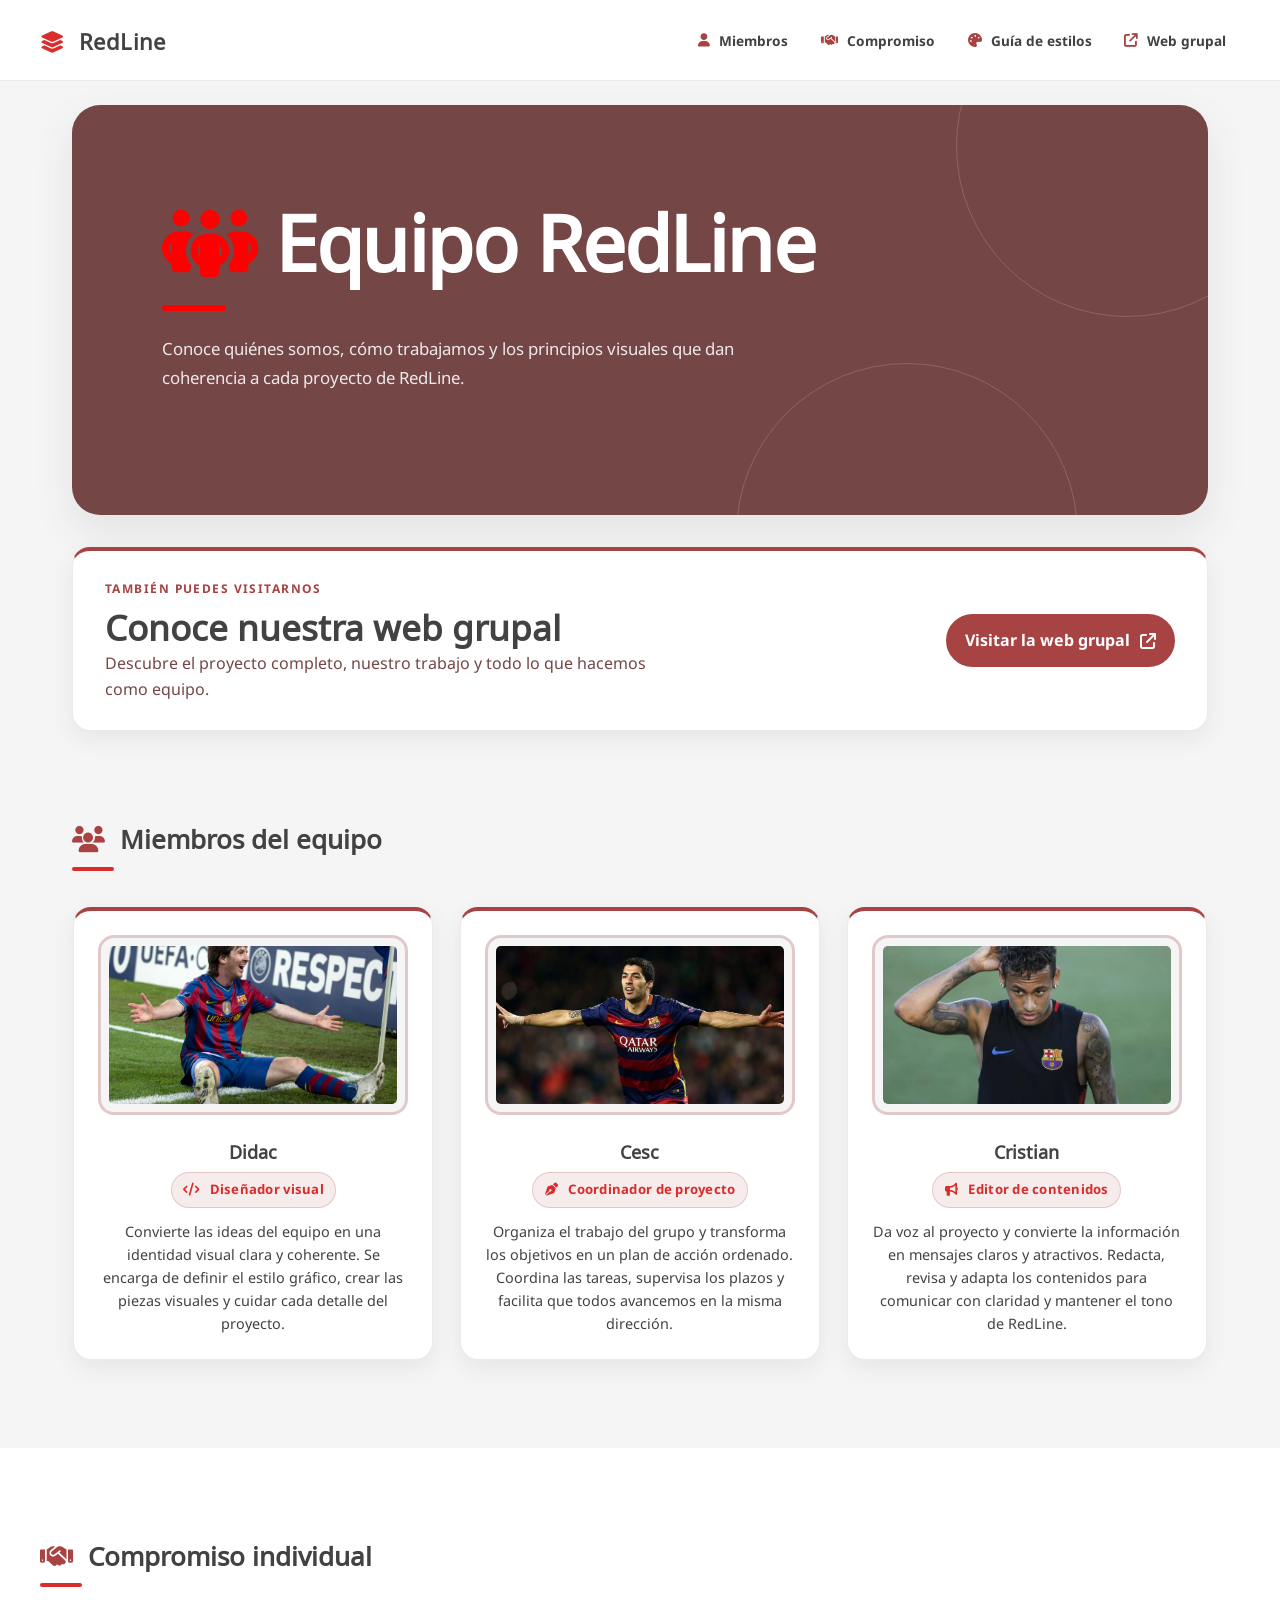
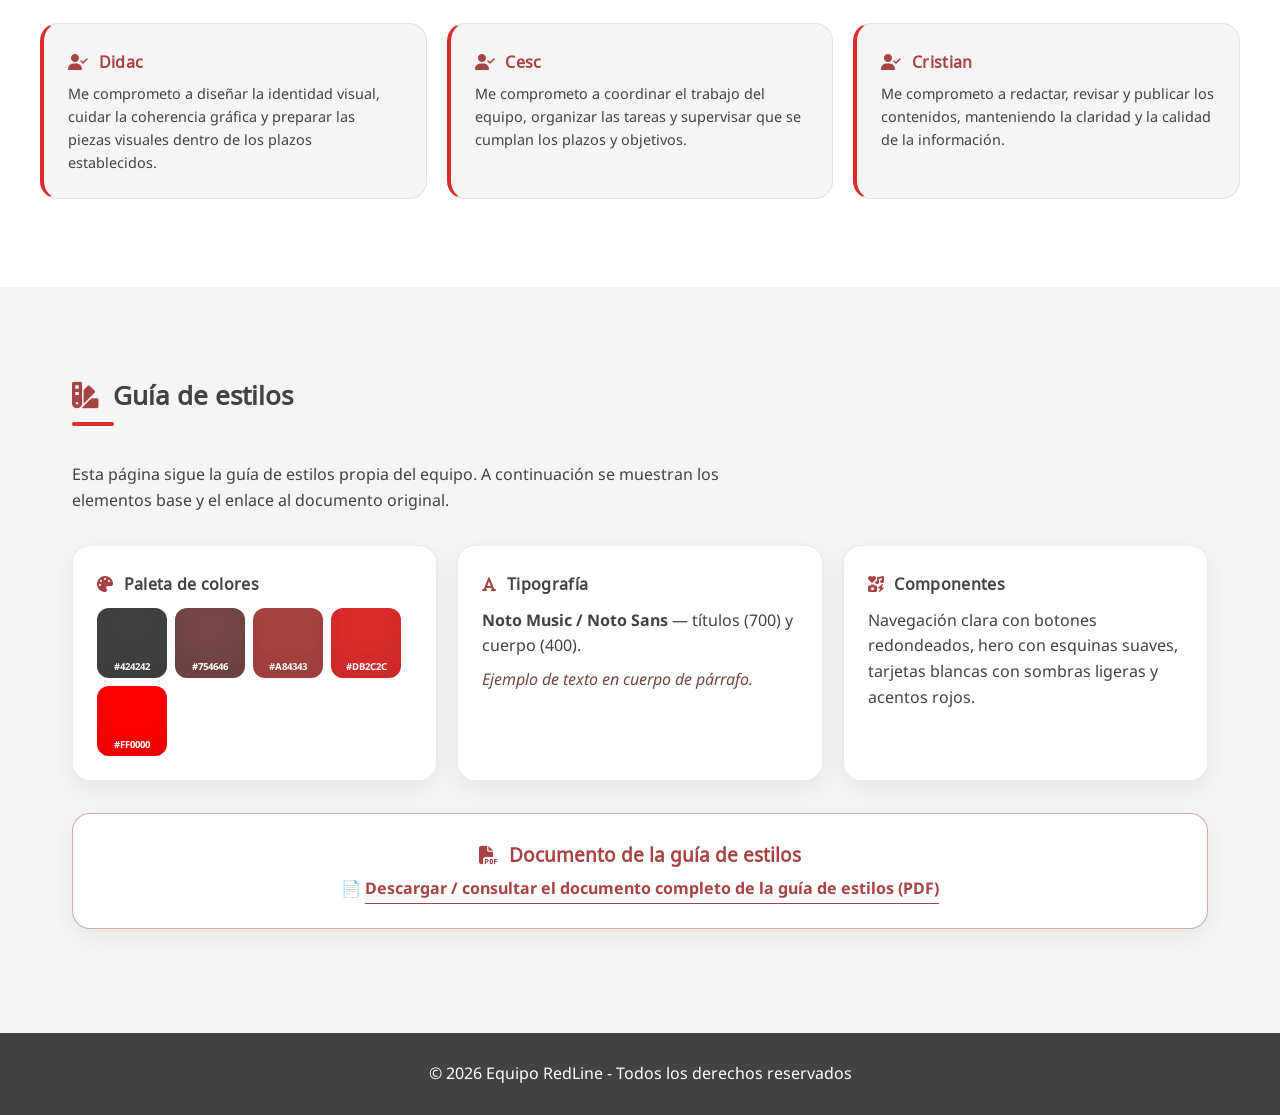
<file: index.html>
<!DOCTYPE html>
<html lang="es">

<head>
    <meta charset="UTF-8">
    <meta name="viewport" content="width=device-width, initial-scale=1.0">
    <title>Equipo RedLine - Página Individual</title>
    <link rel="stylesheet" href="https://cdnjs.cloudflare.com/ajax/libs/font-awesome/6.4.0/css/all.min.css">
    <link rel="stylesheet" href="styles.css">
</head>

<body id="top">

    <!-- Menú de navegación -->
    <header>
        <nav class="navbar">
            <a class="logo" href="#top" aria-label="Volver al inicio">
                <i class="fa-solid fa-layer-group"></i> RedLine
            </a>
            <ul class="nav-links">
                <li><a href="#miembros"><i class="fa-solid fa-user"></i> Miembros</a></li>
                <li><a href="#compromiso"><i class="fa-solid fa-handshake"></i> Compromiso</a></li>
                <li><a href="#guia"><i class="fa-solid fa-palette"></i> Guía de estilos</a></li>
                <li><a href="#web-grupal"><i class="fa-solid fa-arrow-up-right-from-square"></i> Web grupal</a></li>
            </ul>
        </nav>
    </header>

    <main>

        <!-- HERO: NOMBRE DEL GRUPO -->
        <section class="hero">
            <div class="hero-content">
                <h1><i class="fa-solid fa-people-group"></i> Equipo RedLine</h1>
                <p>Conoce quiénes somos, cómo trabajamos y los principios visuales que dan coherencia a cada proyecto de RedLine.</p>
            </div>
        </section>

        <!-- ACCESO A LA WEB GRUPAL: sustituir la URL del enlace -->
        <section id="web-grupal" class="section group-link-section">
            <div class="group-link-content">
                <div>
                    <p class="eyebrow">También puedes visitarnos</p>
                    <h2>Conoce nuestra web grupal</h2>
                    <p>Descubre el proyecto completo, nuestro trabajo y todo lo que hacemos como equipo.</p>
                </div>
                <a class="group-link-button" href="https://group-page-nine.vercel.app" target="_blank" rel="noopener">
                    Visitar la web grupal <i class="fa-solid fa-arrow-up-right-from-square"></i>
                </a>
            </div>
        </section>

        <!-- SECCIÓN MIEMBROS -->
        <section id="miembros" class="section">
            <h2 class="section-title">
                <i class="fa-solid fa-users"></i> Miembros del equipo
            </h2>

            <div class="grid-cards">

                <article class="card member-card">
                    <img class="member-img" src="img/messi.jpg" alt="Foto de Didac">
                    <h3>Didac</h3>
                    <p class="member-role"><i class="fa-solid fa-code"></i> Diseñador visual</p>
                    <p class="member-bio">
                        Convierte las ideas del equipo en una identidad visual clara y coherente.
                        Se encarga de definir el estilo gráfico, crear las piezas visuales y cuidar cada detalle del proyecto.
                    </p>
                </article>

                <article class="card member-card">
                    <img class="member-img" src="img/suarez.jpg" alt="Foto de Cesc">
                    <h3>Cesc</h3>
                    <p class="member-role"><i class="fa-solid fa-pen-nib"></i> Coordinador de proyecto</p>
                    <p class="member-bio">
                        Organiza el trabajo del grupo y transforma los objetivos en un plan de acción ordenado.
                        Coordina las tareas, supervisa los plazos y facilita que todos avancemos en la misma dirección.
                    </p>
                </article>

                <article class="card member-card">
                    <img class="member-img" src="img/neymar.jpg" alt="Foto de Cristian">
                    <h3>Cristian</h3>
                    <p class="member-role"><i class="fa-solid fa-bullhorn"></i> Editor de contenidos</p>
                    <p class="member-bio">
                        Da voz al proyecto y convierte la información en mensajes claros y atractivos.
                        Redacta, revisa y adapta los contenidos para comunicar con claridad y mantener el tono de RedLine.
                    </p>
                </article>

            </div>
        </section>

        <!-- SECCIÓN COMPROMISO -->
        <section id="compromiso" class="section section-alt">
            <h2 class="section-title">
                <i class="fa-solid fa-handshake"></i> Compromiso individual
            </h2>

            <ul class="commitments">

                <li class="commitment-item">
                    <h3><i class="fa-solid fa-user-check"></i> Didac</h3>
                    <p>Me comprometo a diseñar la identidad visual, cuidar la coherencia gráfica y preparar las piezas visuales dentro de los plazos establecidos.</p>
                </li>

                <li class="commitment-item">
                    <h3><i class="fa-solid fa-user-check"></i> Cesc</h3>
                    <p>Me comprometo a coordinar el trabajo del equipo, organizar las tareas y supervisar que se cumplan los plazos y objetivos.</p>
                </li>

                <li class="commitment-item">
                    <h3><i class="fa-solid fa-user-check"></i> Cristian</h3>
                    <p>Me comprometo a redactar, revisar y publicar los contenidos, manteniendo la claridad y la calidad de la información.</p>
                </li>

            </ul>
        </section>

        <!-- SECCIÓN GUÍA DE ESTILOS -->
        <section id="guia" class="section">
            <h2 class="section-title">
                <i class="fa-solid fa-swatchbook"></i> Guía de estilos
            </h2>

            <p class="guia-intro">
                Esta página sigue la guía de estilos propia del equipo. A continuación
                se muestran los elementos base y el enlace al documento original.
            </p>

            <div class="guia-grid">

                <div class="guia-block">
                    <h3><i class="fa-solid fa-palette"></i> Paleta de colores</h3>
                    <div class="swatches">
                        <div class="swatch" style="background:#424242;"><span>#424242</span></div>
                        <div class="swatch" style="background:#754646;"><span>#754646</span></div>
                        <div class="swatch" style="background:#A84343;"><span>#A84343</span></div>
                        <div class="swatch" style="background:#DB2C2C;"><span>#DB2C2C</span></div>
                        <div class="swatch" style="background:#FF0000;"><span>#FF0000</span></div>
                    </div>
                </div>

                <div class="guia-block">
                    <h3><i class="fa-solid fa-font"></i> Tipografía</h3>
                    <p><strong>Noto Music / Noto Sans</strong> — títulos (700) y cuerpo (400).</p>
                    <p class="guia-sample">Ejemplo de texto en cuerpo de párrafo.</p>
                </div>

                <div class="guia-block">
                    <h3><i class="fa-solid fa-icons"></i> Componentes</h3>
                    <p>Navegación clara con botones redondeados, hero con esquinas suaves, tarjetas blancas con sombras ligeras y acentos rojos.</p>
                </div>

            </div>

            <div class="guia-doc">
                <h3><i class="fa-solid fa-file-pdf"></i> Documento de la guía de estilos</h3>
                <p>
                    📄 <a href="guia-estilos.pdf" target="_blank" rel="noopener">
                        Descargar / consultar el documento completo de la guía de estilos (PDF)
                    </a>
                </p>
            </div>
        </section>

    </main>

    <!-- Pie de página -->
    <footer>
        <p>&copy; 2026 Equipo RedLine - Todos los derechos reservados</p>
    </footer>

</body>

</html>
</file>
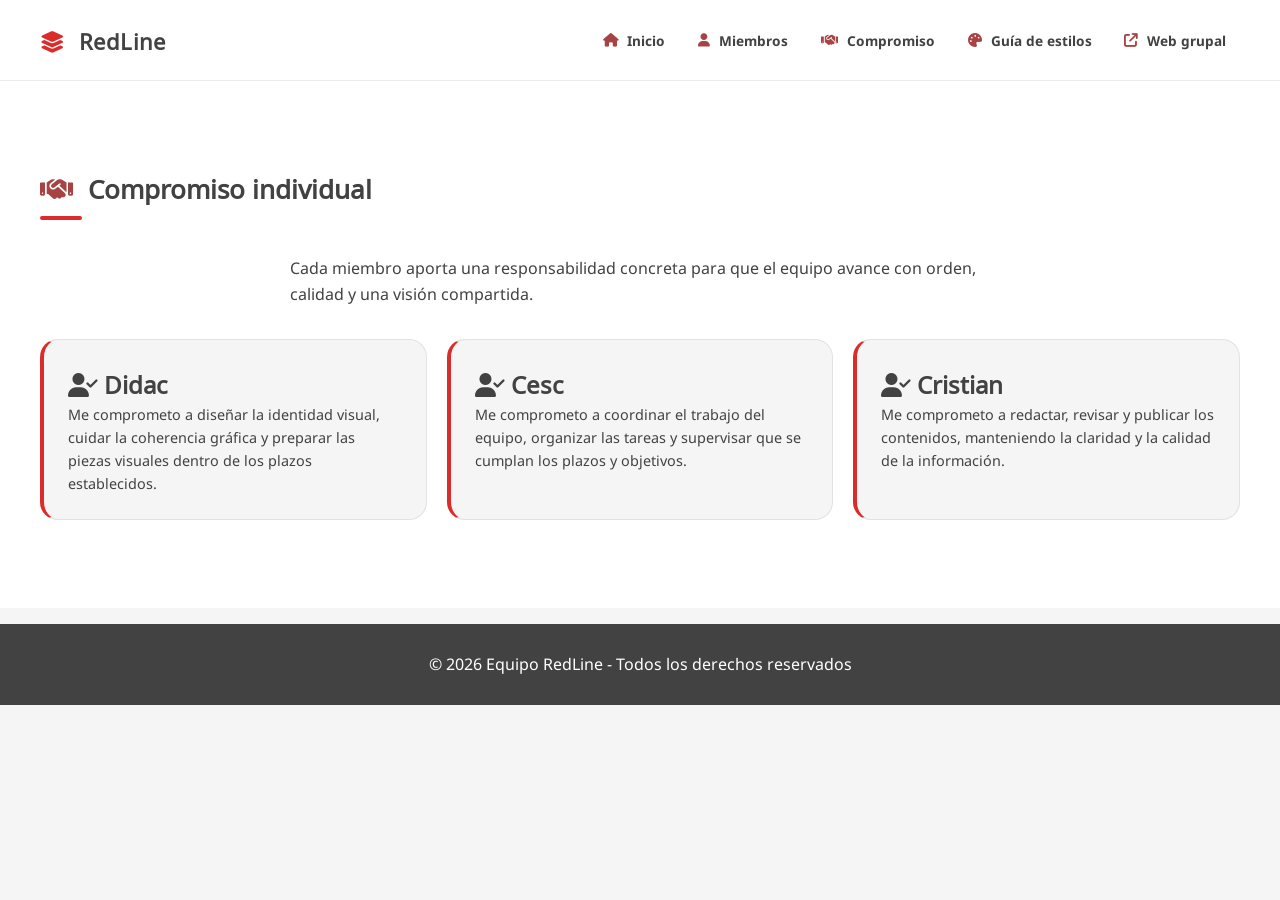
<file: compromiso.html>
<!DOCTYPE html>
<html lang="es">

<head>
    <meta charset="UTF-8">
    <meta name="viewport" content="width=device-width, initial-scale=1.0">
    <title>Compromiso - Equipo RedLine</title>
    <link rel="stylesheet" href="https://cdnjs.cloudflare.com/ajax/libs/font-awesome/6.4.0/css/all.min.css">
    <link rel="stylesheet" href="styles.css">
</head>

<body id="top">
    <header>
        <nav class="navbar">
            <a class="logo" href="index.html" aria-label="Volver al inicio">
                <i class="fa-solid fa-layer-group"></i> RedLine
            </a>
            <ul class="nav-links">
                <li><a href="index.html"><i class="fa-solid fa-house"></i> Inicio</a></li>
                <li><a href="miembros.html"><i class="fa-solid fa-user"></i> Miembros</a></li>
                <li><a href="compromiso.html"><i class="fa-solid fa-handshake"></i> Compromiso</a></li>
                <li><a href="guia.html"><i class="fa-solid fa-palette"></i> Guía de estilos</a></li>
                <li><a href="https://group-page-nine.vercel.app" target="_blank" rel="noopener"><i class="fa-solid fa-arrow-up-right-from-square"></i> Web grupal</a></li>
            </ul>
        </nav>
    </header>

    <main>
        <section class="section section-alt">
            <h1 class="section-title"><i class="fa-solid fa-handshake"></i> Compromiso individual</h1>
            <p class="guia-intro">Cada miembro aporta una responsabilidad concreta para que el equipo avance con orden, calidad y una visión compartida.</p>

            <ul class="commitments">
                <li class="commitment-item">
                    <h2><i class="fa-solid fa-user-check"></i> Didac</h2>
                    <p>Me comprometo a diseñar la identidad visual, cuidar la coherencia gráfica y preparar las piezas visuales dentro de los plazos establecidos.</p>
                </li>
                <li class="commitment-item">
                    <h2><i class="fa-solid fa-user-check"></i> Cesc</h2>
                    <p>Me comprometo a coordinar el trabajo del equipo, organizar las tareas y supervisar que se cumplan los plazos y objetivos.</p>
                </li>
                <li class="commitment-item">
                    <h2><i class="fa-solid fa-user-check"></i> Cristian</h2>
                    <p>Me comprometo a redactar, revisar y publicar los contenidos, manteniendo la claridad y la calidad de la información.</p>
                </li>
            </ul>
        </section>
    </main>

    <footer>
        <p>&copy; 2026 Equipo RedLine - Todos los derechos reservados</p>
    </footer>
</body>

</html>
</file>
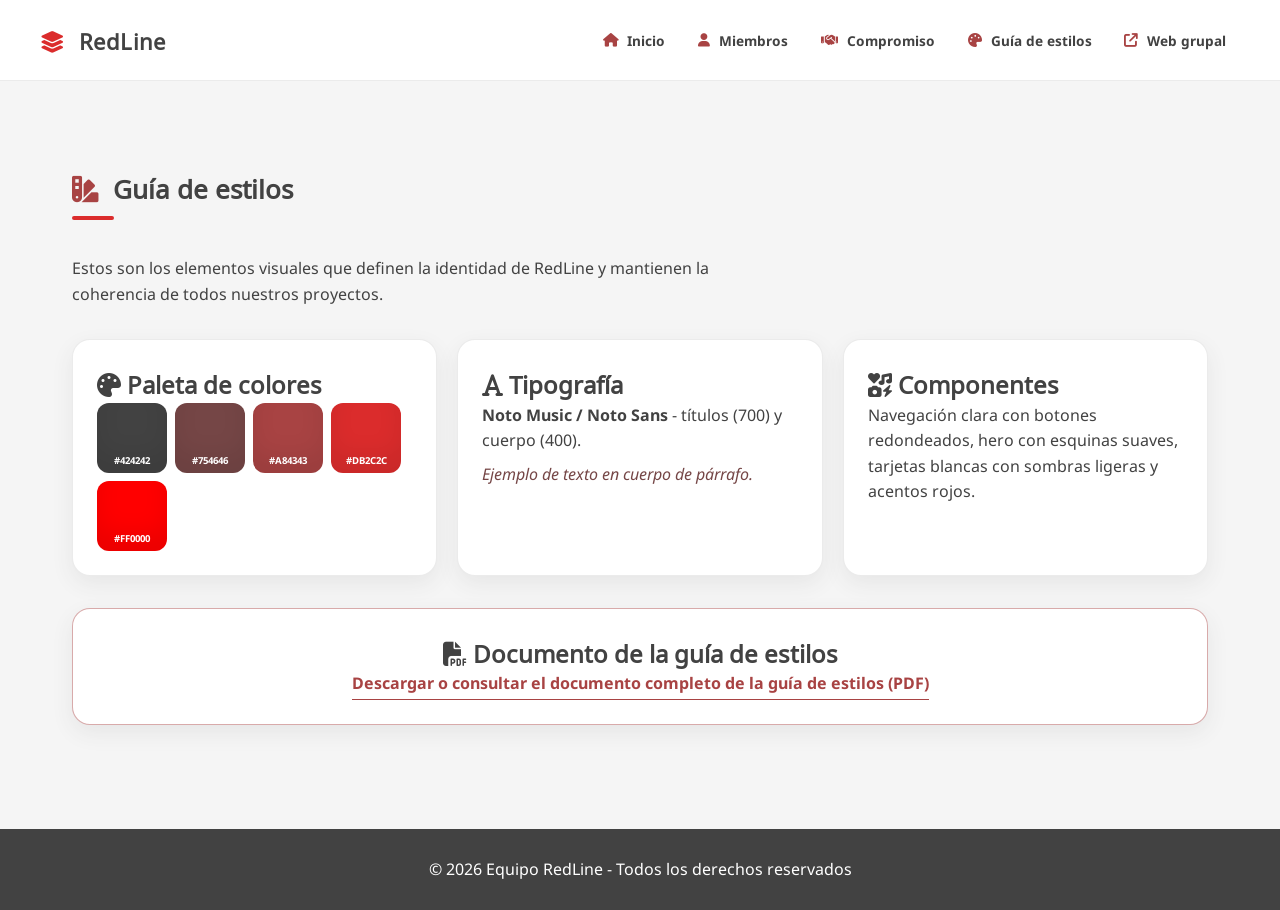
<file: guia.html>
<!DOCTYPE html>
<html lang="es">

<head>
    <meta charset="UTF-8">
    <meta name="viewport" content="width=device-width, initial-scale=1.0">
    <title>Guía de estilos - Equipo RedLine</title>
    <link rel="stylesheet" href="https://cdnjs.cloudflare.com/ajax/libs/font-awesome/6.4.0/css/all.min.css">
    <link rel="stylesheet" href="styles.css">
</head>

<body id="top">
    <header>
        <nav class="navbar">
            <a class="logo" href="index.html" aria-label="Volver al inicio">
                <i class="fa-solid fa-layer-group"></i> RedLine
            </a>
            <ul class="nav-links">
                <li><a href="index.html"><i class="fa-solid fa-house"></i> Inicio</a></li>
                <li><a href="miembros.html"><i class="fa-solid fa-user"></i> Miembros</a></li>
                <li><a href="compromiso.html"><i class="fa-solid fa-handshake"></i> Compromiso</a></li>
                <li><a href="guia.html"><i class="fa-solid fa-palette"></i> Guía de estilos</a></li>
                <li><a href="https://group-page-nine.vercel.app" target="_blank" rel="noopener"><i class="fa-solid fa-arrow-up-right-from-square"></i> Web grupal</a></li>
            </ul>
        </nav>
    </header>

    <main>
        <section class="section">
            <h1 class="section-title"><i class="fa-solid fa-swatchbook"></i> Guía de estilos</h1>
            <p class="guia-intro">Estos son los elementos visuales que definen la identidad de RedLine y mantienen la coherencia de todos nuestros proyectos.</p>

            <div class="guia-grid">
                <div class="guia-block">
                    <h2><i class="fa-solid fa-palette"></i> Paleta de colores</h2>
                    <div class="swatches">
                        <div class="swatch" style="background:#424242;"><span>#424242</span></div>
                        <div class="swatch" style="background:#754646;"><span>#754646</span></div>
                        <div class="swatch" style="background:#A84343;"><span>#A84343</span></div>
                        <div class="swatch" style="background:#DB2C2C;"><span>#DB2C2C</span></div>
                        <div class="swatch" style="background:#FF0000;"><span>#FF0000</span></div>
                    </div>
                </div>

                <div class="guia-block">
                    <h2><i class="fa-solid fa-font"></i> Tipografía</h2>
                    <p><strong>Noto Music / Noto Sans</strong> - títulos (700) y cuerpo (400).</p>
                    <p class="guia-sample">Ejemplo de texto en cuerpo de párrafo.</p>
                </div>

                <div class="guia-block">
                    <h2><i class="fa-solid fa-icons"></i> Componentes</h2>
                    <p>Navegación clara con botones redondeados, hero con esquinas suaves, tarjetas blancas con sombras ligeras y acentos rojos.</p>
                </div>
            </div>

            <div class="guia-doc">
                <h2><i class="fa-solid fa-file-pdf"></i> Documento de la guía de estilos</h2>
                <p><a href="guia-estilos.pdf" target="_blank" rel="noopener">Descargar o consultar el documento completo de la guía de estilos (PDF)</a></p>
            </div>
        </section>
    </main>

    <footer>
        <p>&copy; 2026 Equipo RedLine - Todos los derechos reservados</p>
    </footer>
</body>

</html>
</file>
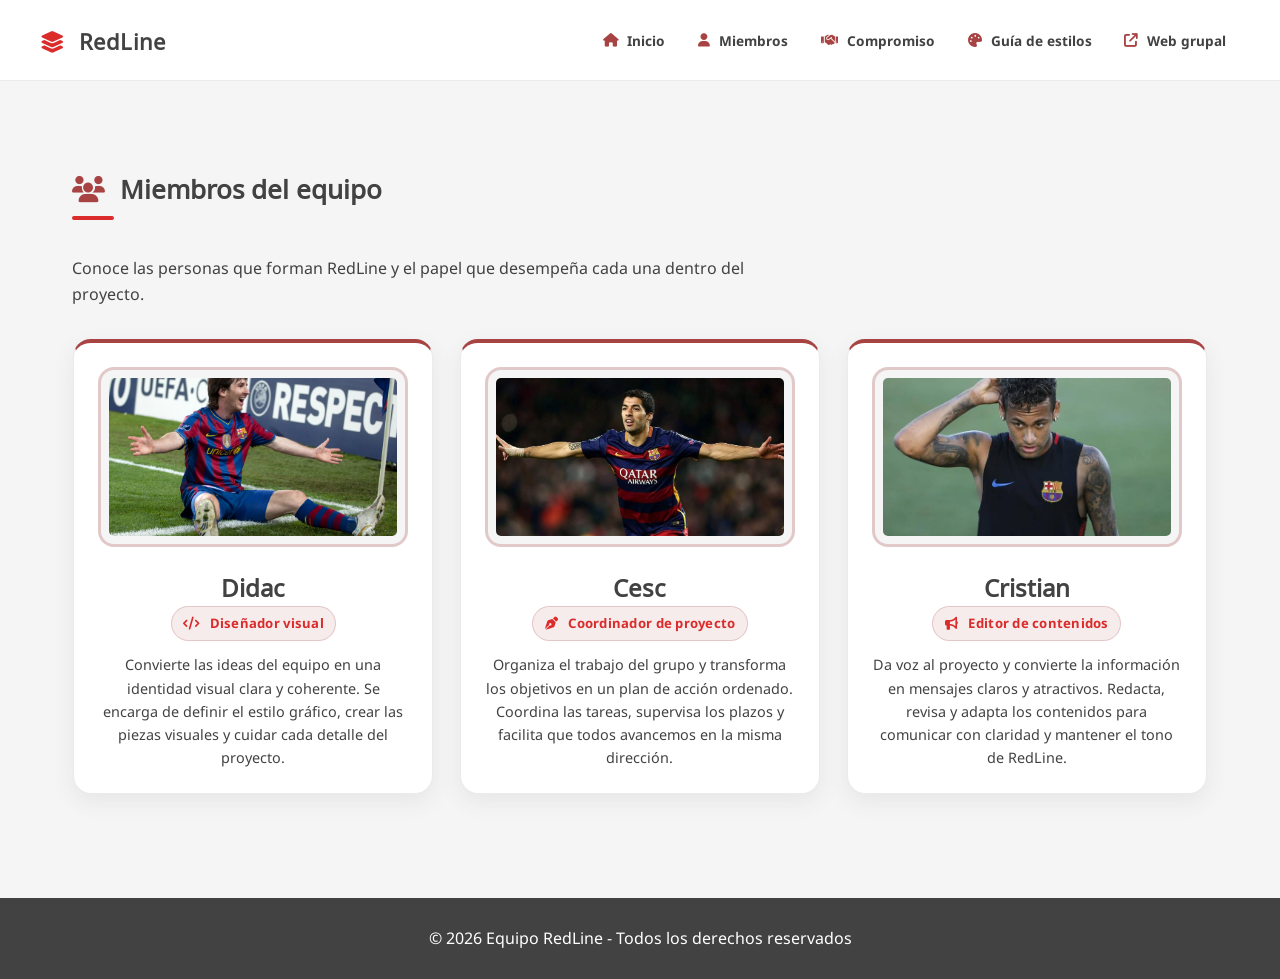
<file: miembros.html>
<!DOCTYPE html>
<html lang="es">

<head>
    <meta charset="UTF-8">
    <meta name="viewport" content="width=device-width, initial-scale=1.0">
    <title>Miembros - Equipo RedLine</title>
    <link rel="stylesheet" href="https://cdnjs.cloudflare.com/ajax/libs/font-awesome/6.4.0/css/all.min.css">
    <link rel="stylesheet" href="styles.css">
</head>

<body id="top">
    <header>
        <nav class="navbar">
            <a class="logo" href="index.html" aria-label="Volver al inicio">
                <i class="fa-solid fa-layer-group"></i> RedLine
            </a>
            <ul class="nav-links">
                <li><a href="index.html"><i class="fa-solid fa-house"></i> Inicio</a></li>
                <li><a href="miembros.html"><i class="fa-solid fa-user"></i> Miembros</a></li>
                <li><a href="compromiso.html"><i class="fa-solid fa-handshake"></i> Compromiso</a></li>
                <li><a href="guia.html"><i class="fa-solid fa-palette"></i> Guía de estilos</a></li>
                <li><a href="https://group-page-nine.vercel.app" target="_blank" rel="noopener"><i class="fa-solid fa-arrow-up-right-from-square"></i> Web grupal</a></li>
            </ul>
        </nav>
    </header>

    <main>
        <section class="section">
            <h1 class="section-title"><i class="fa-solid fa-users"></i> Miembros del equipo</h1>
            <p class="guia-intro">Conoce las personas que forman RedLine y el papel que desempeña cada una dentro del proyecto.</p>

            <div class="grid-cards">
                <article class="card member-card">
                    <img class="member-img" src="img/messi.jpg" alt="Foto de Didac">
                    <h2>Didac</h2>
                    <p class="member-role"><i class="fa-solid fa-code"></i> Diseñador visual</p>
                    <p class="member-bio">Convierte las ideas del equipo en una identidad visual clara y coherente. Se encarga de definir el estilo gráfico, crear las piezas visuales y cuidar cada detalle del proyecto.</p>
                </article>

                <article class="card member-card">
                    <img class="member-img" src="img/suarez.jpg" alt="Foto de Cesc">
                    <h2>Cesc</h2>
                    <p class="member-role"><i class="fa-solid fa-pen-nib"></i> Coordinador de proyecto</p>
                    <p class="member-bio">Organiza el trabajo del grupo y transforma los objetivos en un plan de acción ordenado. Coordina las tareas, supervisa los plazos y facilita que todos avancemos en la misma dirección.</p>
                </article>

                <article class="card member-card">
                    <img class="member-img" src="img/neymar.jpg" alt="Foto de Cristian">
                    <h2>Cristian</h2>
                    <p class="member-role"><i class="fa-solid fa-bullhorn"></i> Editor de contenidos</p>
                    <p class="member-bio">Da voz al proyecto y convierte la información en mensajes claros y atractivos. Redacta, revisa y adapta los contenidos para comunicar con claridad y mantener el tono de RedLine.</p>
                </article>
            </div>
        </section>
    </main>

    <footer>
        <p>&copy; 2026 Equipo RedLine - Todos los derechos reservados</p>
    </footer>
</body>

</html>
</file>
<file: styles.css>
@import url('https://fonts.googleapis.com/css2?family=Noto+Music&family=Noto+Sans:ital,wght@0,400;0,700;1,400&display=swap');

/* ============================================
   GUÍA DE ESTILOS — PÁGINA INDIVIDUAL
   (coherente con la guía del grupo)
   ============================================ */

:root {
    --color-dark:     #424242;
    --color-muted:    #754646;
    --color-primary:  #A84343;
    --color-accent:   #DB2C2C;
    --color-bright:   #FF0000;
    --color-white:    #ffffff;
    --color-light-bg: #f5f5f5;
    --radius:         0;
    --shadow:         none;
    --max-width:      1200px;
    --line:           rgba(66, 66, 66, 0.14);
}

* { margin: 0; padding: 0; box-sizing: border-box; }

html, body {
    font-family: 'Noto Sans', sans-serif;
    background-color: var(--color-white);
    color: var(--color-dark);
    line-height: 1.6;
    scroll-behavior: smooth;
}

h1, h2, h3, .logo {
    font-family: 'Noto Music', 'Noto Sans', sans-serif;
}

:focus-visible {
    outline: 3px solid var(--color-bright);
    outline-offset: 4px;
}

img { max-width: 100%; display: block; }

a { color: var(--color-primary); text-decoration: none; }
a:hover { color: var(--color-accent); text-decoration: underline; }

::selection {
    background-color: var(--color-accent);
    color: var(--color-white);
}

/* ---------- NAVBAR ---------- */
header {
    background-color: var(--color-dark);
    border-bottom: 6px solid var(--color-accent);
    padding: 1.5rem 2rem;
}

.navbar {
    display: flex;
    justify-content: space-between;
    align-items: center;
    max-width: var(--max-width);
    margin: 0 auto;
    flex-wrap: wrap;
    gap: 1.5rem;
}

.logo {
    color: var(--color-white);
    font-family: 'Noto Music', 'Noto Sans', sans-serif;
    font-size: 1.5rem;
    font-weight: bold;
    letter-spacing: 0.02em;
}

.logo i { color: var(--color-accent); margin-right: 8px; }

.nav-links {
    list-style: none;
    display: flex;
    gap: 0;
    flex-wrap: wrap;
}

.nav-links a {
    color: var(--color-white);
    font-size: 0.78rem;
    font-weight: bold;
    letter-spacing: 0.08em;
    text-transform: uppercase;
    padding: 0.55rem 0.9rem;
    border-left: 1px solid rgba(255, 255, 255, 0.22);
    transition: background-color 0.2s ease, color 0.2s ease;
    text-decoration: none;
    position: relative;
}

.nav-links a:hover { background-color: var(--color-accent); color: var(--color-white); text-decoration: none; }
.nav-links i { margin-right: 5px; }

.nav-links a::after {
    display: none;
}

/* ---------- HERO ---------- */
.hero {
    background-color: var(--color-primary);
    color: var(--color-white);
    text-align: left;
    min-height: 500px;
    padding: 8rem max(2rem, calc((100vw - var(--max-width)) / 2));
    display: grid;
    align-items: center;
    position: relative;
    overflow: hidden;
}

.hero::before,
.hero::after {
    content: '';
    position: absolute;
    width: 12px;
    background-color: var(--color-bright);
    transform: rotate(-45deg);
}

.hero::before {
    height: 720px;
    top: -100px;
    right: 18%;
}

.hero::after {
    height: 520px;
    top: 80px;
    right: 8%;
}

.hero-content { max-width: 780px; position: relative; z-index: 1; }
.hero h1 { max-width: 800px; font-size: clamp(3rem, 8vw, 7rem); line-height: 0.95; letter-spacing: -0.03em; margin-bottom: 1.5rem; }
.hero p { max-width: 600px; font-size: 1.15rem; margin-bottom: 2rem; color: rgba(255, 255, 255, 0.88); }
.hero h1::after {
    content: '';
    display: block;
    width: 160px;
    height: 10px;
    background-color: var(--color-bright);
    margin: 2rem 0 0;
}
.hero i { color: var(--color-bright); }

/* ---------- SECCIONES ---------- */
.section {
    max-width: var(--max-width);
    margin: 0 auto;
    padding: 7rem 2rem;
}

main > .section + .section {
    border-top: 8px solid var(--color-dark);
}

.section:nth-child(even) {
    position: relative;
}

.section:nth-child(even)::before {
    display: none;
}

.section-alt {
    background-color: var(--color-dark);
    color: var(--color-white);
    max-width: 100%;
}

.section-alt > * { max-width: var(--max-width); margin-left: auto; margin-right: auto; }

.section-title {
    font-size: 1.8rem;
    text-transform: uppercase;
    letter-spacing: 0.04em;
    color: var(--color-dark);
    margin-bottom: 2.25rem;
    border-left: 10px solid var(--color-accent);
    padding-left: 1rem;
    line-height: 1.3;
}

.section-title i { color: var(--color-primary); margin-right: 8px; }
.section-alt .section-title { color: var(--color-white); }
.section-alt .section-title i { color: var(--color-bright); }

/* ---------- GRID DE TARJETAS (MIEMBROS) ---------- */
.grid-cards {
    display: grid;
    grid-template-columns: repeat(auto-fit, minmax(240px, 1fr));
    gap: 2rem;
    justify-items: center;
}

.card {
    background-color: var(--color-white);
    border: 3px solid var(--color-dark);
    border-top: 12px solid var(--color-primary);
    border-radius: var(--radius);
    padding: 2rem;
    box-shadow: 10px 10px 0 var(--color-muted);
    width: 100%;
    max-width: 360px;
    text-align: center;
    position: relative;
    overflow: hidden;
    transition: transform 0.2s ease, border-top-color 0.2s ease;
}

.card:hover {
    transform: translate(5px, 5px);
    border-top-color: var(--color-bright);
}

.member-img {
    width: 100%;
    height: 180px;
    border-radius: 0;
    object-fit: cover;
    margin: 0 0 1.5rem;
    border: 3px solid var(--color-dark);
    background-color: var(--color-light-bg);
    color: var(--color-muted);
    font-size: 0.72rem;
    padding: 0.5rem;
    transition: border-color 0.2s ease, transform 0.2s ease;
}

.card:hover .member-img {
    border-color: var(--color-bright);
    transform: none;
}

.card h3 {
    margin-bottom: 0.5rem;
    color: var(--color-dark);
    font-size: 1.15rem;
}

.member-role {
    color: var(--color-accent);
    font-weight: bold;
    font-size: 0.82rem;
    text-transform: uppercase;
    margin-bottom: 0.75rem;
    letter-spacing: 0.02em;
}

.member-role i { margin-right: 5px; }

.member-bio { font-size: 0.9rem; }

/* ---------- COMPROMISOS ---------- */
.commitments {
    list-style: none;
    display: grid;
    grid-template-columns: repeat(auto-fit, minmax(260px, 1fr));
    gap: 1rem;
}

.commitment-item {
    background-color: var(--color-muted);
    padding: 1.5rem;
    border-radius: var(--radius);
    border-left: 8px solid var(--color-bright);
    border-bottom: 0;
    transition: background-color 0.2s ease;
}

.commitment-item:hover {
    background-color: var(--color-primary);
}

.commitment-item h3 {
    font-size: 1rem;
    margin-bottom: 0.5rem;
    color: var(--color-white);
    text-transform: uppercase;
    letter-spacing: 0.02em;
}

.commitment-item h3 i { margin-right: 6px; }

.commitment-item p { font-size: 0.9rem; }

/* ---------- GUÍA DE ESTILOS ---------- */
.guia-intro {
    margin-bottom: 2rem;
    max-width: 700px;
}

.guia-grid {
    display: grid;
    grid-template-columns: repeat(auto-fit, minmax(240px, 1fr));
    gap: 1rem;
    margin-bottom: 2rem;
}

.guia-block {
    background-color: var(--color-white);
    padding: 2rem;
    border: 3px solid var(--color-dark);
    border-radius: var(--radius);
    transition: background-color 0.2s ease, color 0.2s ease;
}

.guia-block:hover {
    background-color: var(--color-dark);
    color: var(--color-white);
}

.guia-block:hover h3,
.guia-block:hover h3 i,
.guia-block:hover .guia-sample {
    color: var(--color-white);
}

.guia-block h3 {
    margin-bottom: 0.75rem;
    font-size: 1rem;
    color: var(--color-dark);
    letter-spacing: 0.02em;
}

.guia-block h3 i { color: var(--color-primary); margin-right: 6px; }

.swatches {
    display: flex;
    gap: 0.5rem;
    flex-wrap: wrap;
}

.swatch {
    width: 70px;
    height: 70px;
    border-radius: 0;
    display: flex;
    align-items: flex-end;
    justify-content: center;
    color: #fff;
    font-size: 0.6rem;
    padding-bottom: 4px;
    font-weight: bold;
    transition: transform 0.2s ease;
}

.swatch:hover { transform: translateY(-3px); }

.guia-sample {
    font-style: italic;
    color: var(--color-muted);
    margin-top: 0.5rem;
}

.guia-doc {
    background-color: var(--color-white);
    border: 4px solid var(--color-primary);
    padding: 1.5rem;
    border-radius: var(--radius);
    text-align: center;
    box-shadow: var(--shadow);
}

.guia-doc h3 {
    margin-bottom: 0.5rem;
    color: var(--color-primary);
}

.guia-doc h3 i { margin-right: 6px; }

.guia-doc a {
    display: inline-block;
    font-weight: bold;
    border-bottom: 1px solid currentColor;
    padding-bottom: 2px;
}

/* ---------- FOOTER ---------- */
footer {
    background-color: var(--color-dark);
    color: var(--color-white);
    text-align: center;
    padding: 1.75rem;
    margin-top: 1rem;
    border-top: 10px solid var(--color-accent);
}

/* ---------- RESPONSIVE ---------- */
@media (max-width: 600px) {
    .hero h1 { font-size: 3.25rem; }
    .section { padding: 4rem 1rem; }
    header { padding: 1rem; }
    .navbar { justify-content: center; }
    .nav-links { justify-content: center; gap: 0; }
    .nav-links a { font-size: 0.7rem; padding: 0.5rem; }
    .hero { min-height: 420px; padding: 5rem 1.25rem; }
    .hero p { font-size: 1rem; }
}

/* ---------- SISTEMA VISUAL MODERNO ---------- */
:root {
    --radius: 18px;
    --shadow: 0 16px 40px rgba(66, 66, 66, 0.1);
    --soft-shadow: 0 8px 22px rgba(66, 66, 66, 0.08);
    --line: rgba(66, 66, 66, 0.1);
}

html, body {
    background-color: var(--color-light-bg);
}

body {
    overflow-x: hidden;
}

header {
    background-color: var(--color-white);
    border-bottom: 1px solid var(--line);
    padding: 1rem 2rem;
    position: sticky;
    top: 0;
    z-index: 10;
}

.navbar {
    min-height: 48px;
}

.logo {
    color: var(--color-dark);
    font-size: 1.35rem;
}

.nav-links {
    gap: 0.35rem;
}

.nav-links a {
    color: var(--color-dark);
    border: 0;
    border-radius: 999px;
    font-size: 0.85rem;
    letter-spacing: 0;
    padding: 0.6rem 0.85rem;
    text-transform: none;
}

.nav-links a:hover,
.nav-links a:focus-visible {
    background-color: rgba(168, 67, 67, 0.1);
    color: var(--color-primary);
}

.nav-links i { color: var(--color-primary); }

.hero {
    background-color: var(--color-muted);
    border-radius: 28px;
    box-shadow: var(--shadow);
    color: var(--color-white);
    margin: 1.5rem auto 0;
    max-width: calc(var(--max-width) - 4rem);
    min-height: 410px;
    padding: 5.5rem clamp(2rem, 7vw, 7rem);
}

.hero::before,
.hero::after {
    background-color: transparent;
    border: 1px solid rgba(255, 255, 255, 0.16);
    border-radius: 50%;
    height: 340px;
    transform: none;
    width: 340px;
}

.hero::before {
    right: -90px;
    top: -130px;
}

.hero::after {
    bottom: -190px;
    right: 130px;
    top: auto;
}

.hero h1 {
    font-size: clamp(2.5rem, 6vw, 5rem);
    letter-spacing: -0.02em;
    line-height: 1;
}

.hero h1::after {
    border-radius: 999px;
    height: 6px;
    margin-top: 1.5rem;
    width: 64px;
}

.hero p {
    font-size: 1.05rem;
    line-height: 1.7;
}

.section {
    padding: 5.5rem 2rem;
}

main > .section + .section {
    border-top: 0;
}

.section-alt {
    background-color: var(--color-white);
    color: var(--color-dark);
    max-width: 100%;
}

.section-title,
.section-alt .section-title {
    border-left: 0;
    color: var(--color-dark);
    font-size: 1.65rem;
    letter-spacing: 0;
    padding-left: 0;
    text-transform: none;
}

.section-title::after {
    background-color: var(--color-accent);
    border-radius: 999px;
    content: '';
    display: block;
    height: 4px;
    margin-top: 0.8rem;
    width: 42px;
}

.section-title i,
.section-alt .section-title i {
    color: var(--color-primary);
}

.grid-cards {
    gap: 1.5rem;
}

.card {
    border: 1px solid var(--line);
    border-radius: var(--radius);
    border-top: 4px solid var(--color-primary);
    box-shadow: var(--soft-shadow);
    max-width: 360px;
    padding: 1.5rem;
    transition: border-color 0.2s ease, box-shadow 0.2s ease, transform 0.2s ease;
}

.card:hover {
    border-top-color: var(--color-accent);
    box-shadow: var(--shadow);
    transform: translateY(-5px);
}

.member-img {
    border: 3px solid rgba(168, 67, 67, 0.25);
    border-radius: 16px;
    height: 180px;
    margin: 0 0 1.25rem;
}

.card:hover .member-img {
    border-color: var(--color-primary);
}

.member-role {
    align-items: center;
    background-color: rgba(168, 67, 67, 0.1);
    border: 1px solid rgba(168, 67, 67, 0.22);
    border-radius: 999px;
    text-transform: none;
    display: inline-flex;
    gap: 0.35rem;
    justify-content: center;
    padding: 0.4rem 0.7rem;
}

.commitments {
    gap: 1.25rem;
}

.commitment-item {
    background-color: var(--color-light-bg);
    border: 1px solid var(--line);
    border-left: 4px solid var(--color-accent);
    border-radius: var(--radius);
    color: var(--color-dark);
    padding: 1.5rem;
    transition: background-color 0.2s ease, border-color 0.2s ease, transform 0.2s ease;
}

.commitment-item:hover {
    background-color: var(--color-white);
    border-left-color: var(--color-bright);
    transform: translateY(-3px);
}

.commitment-item h3 {
    color: var(--color-primary);
    text-transform: none;
}

.guia-grid {
    gap: 1.25rem;
}

.guia-block {
    border: 1px solid var(--line);
    border-radius: var(--radius);
    box-shadow: var(--soft-shadow);
    padding: 1.5rem;
    transition: background-color 0.2s ease, border-color 0.2s ease, box-shadow 0.2s ease;
}

.guia-block:hover {
    background-color: var(--color-white);
    border-color: rgba(168, 67, 67, 0.45);
    box-shadow: var(--shadow);
    color: var(--color-dark);
}

.guia-block:hover h3,
.guia-block:hover h3 i,
.guia-block:hover .guia-sample {
    color: inherit;
}

.swatch {
    border-radius: 12px;
    box-shadow: inset 0 -18px 24px rgba(0, 0, 0, 0.08);
}

/* ---------- WEB GRUPAL ---------- */
.group-link-section {
    padding-bottom: 0;
    padding-top: 2rem;
}

.group-link-content {
    align-items: center;
    background-color: var(--color-white);
    border: 1px solid var(--line);
    border-top: 4px solid var(--color-primary);
    border-radius: var(--radius);
    box-shadow: var(--soft-shadow);
    color: var(--color-dark);
    display: flex;
    gap: 2rem;
    justify-content: space-between;
    margin: 0 auto;
    max-width: var(--max-width);
    padding: 1.75rem 2rem;
}

.eyebrow {
    color: var(--color-primary);
    font-size: 0.75rem;
    font-weight: bold;
    letter-spacing: 0.12em;
    margin-bottom: 0.4rem;
    text-transform: uppercase;
}

.group-link-content h2 {
    font-size: clamp(1.5rem, 3vw, 2.2rem);
    line-height: 1.1;
    margin-bottom: 0.5rem;
}

.group-link-content div > p:last-child {
    color: var(--color-muted);
    max-width: 560px;
}

.group-link-button {
    align-items: center;
    background-color: var(--color-primary);
    border-radius: 999px;
    color: var(--color-white);
    display: inline-flex;
    flex-shrink: 0;
    font-weight: bold;
    gap: 0.6rem;
    padding: 0.85rem 1.2rem;
    transition: background-color 0.2s ease, transform 0.2s ease;
}

.group-link-button:hover,
.group-link-button:focus-visible {
    background-color: var(--color-accent);
    color: var(--color-white);
    text-decoration: none;
    transform: translateY(-2px);
}

@media (max-width: 600px) {
    .group-link-section { padding-bottom: 0; padding-left: 1rem; padding-right: 1rem; padding-top: 1.5rem; }
    .group-link-content { align-items: flex-start; flex-direction: column; gap: 1.25rem; }
}

.swatch:hover {
    transform: translateY(-4px) scale(1.03);
}

.guia-doc {
    border: 1px solid rgba(168, 67, 67, 0.45);
    border-radius: var(--radius);
    box-shadow: var(--soft-shadow);
}

footer {
    border-top: 0;
    margin-top: 1rem;
}

@media (max-width: 600px) {
    header { padding: 0.85rem 1rem; }
    .nav-links { width: 100%; }
    .nav-links a { font-size: 0.8rem; padding: 0.5rem 0.6rem; }
    .hero {
        border-radius: 20px;
        margin: 1rem;
        min-height: 360px;
        padding: 4rem 1.5rem;
    }
    .hero h1 { font-size: 2.8rem; }
    .section { padding: 4rem 1rem; }
}
</file>
